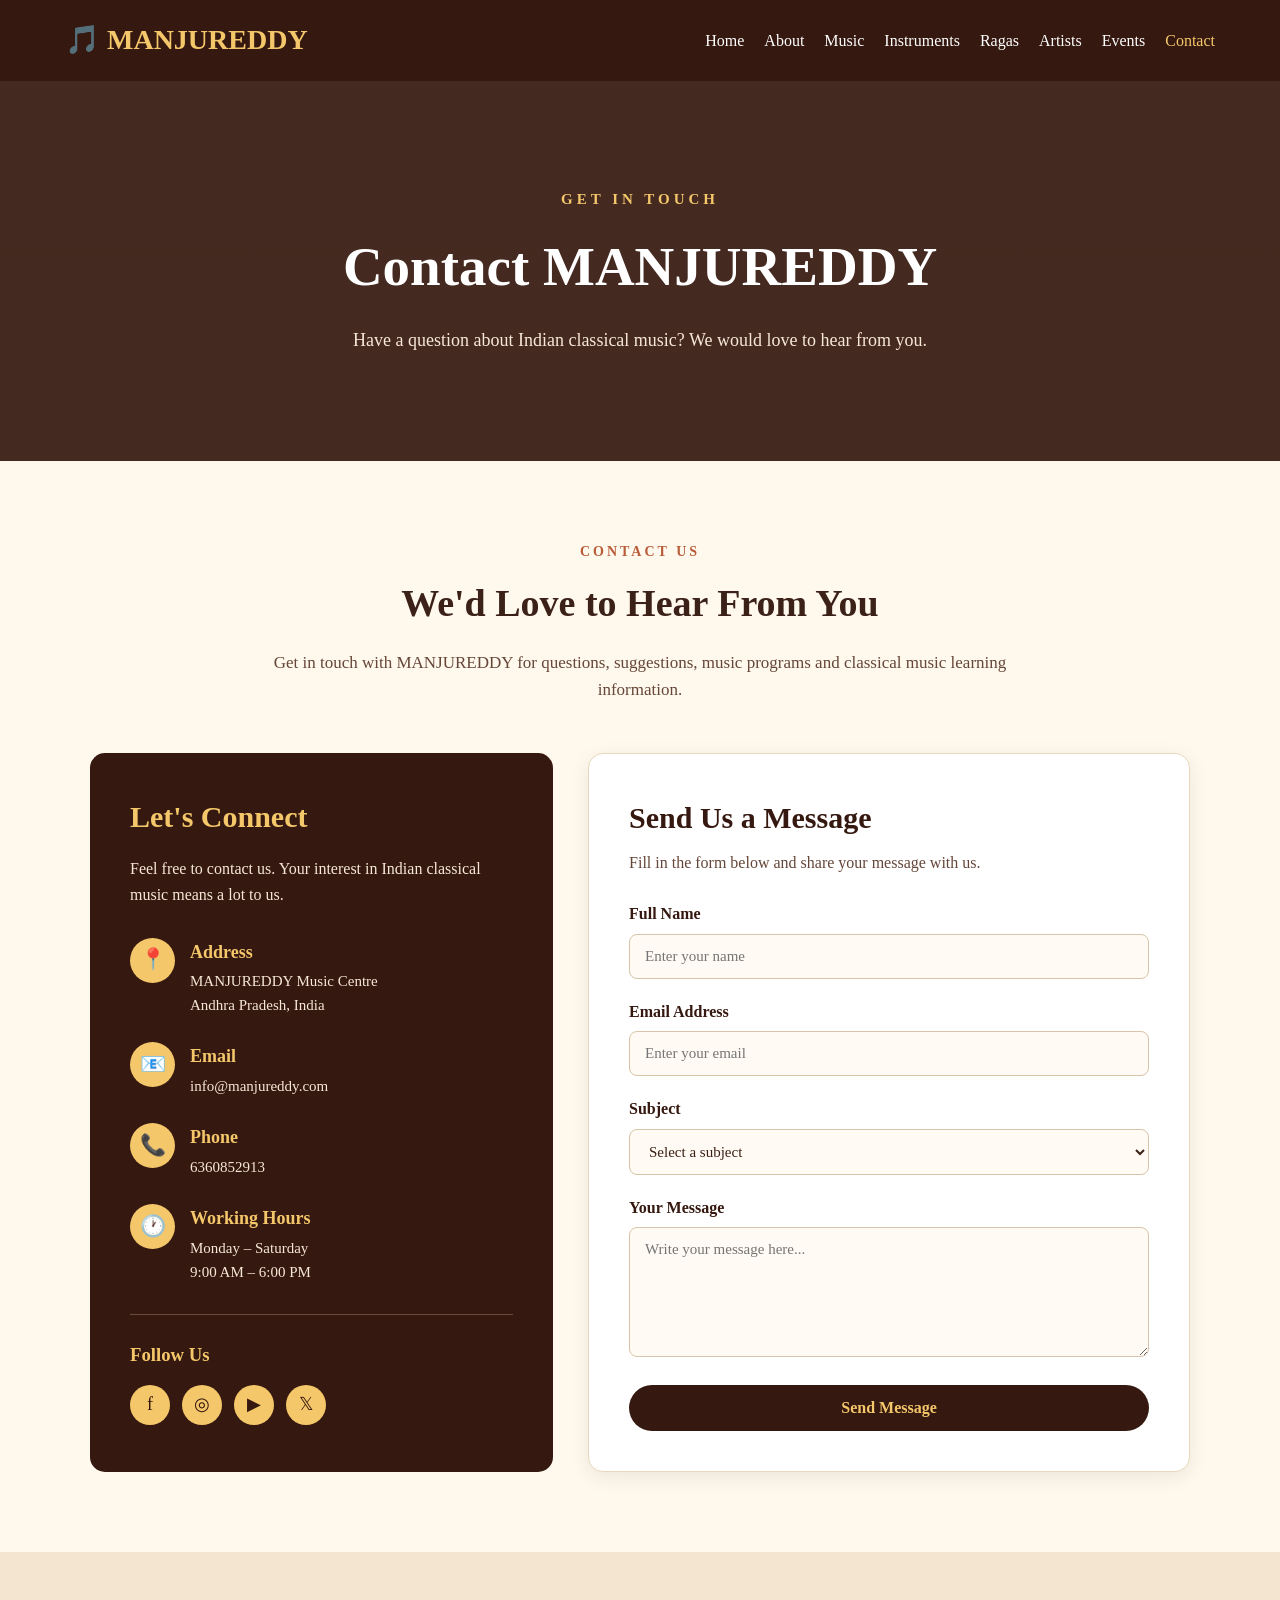
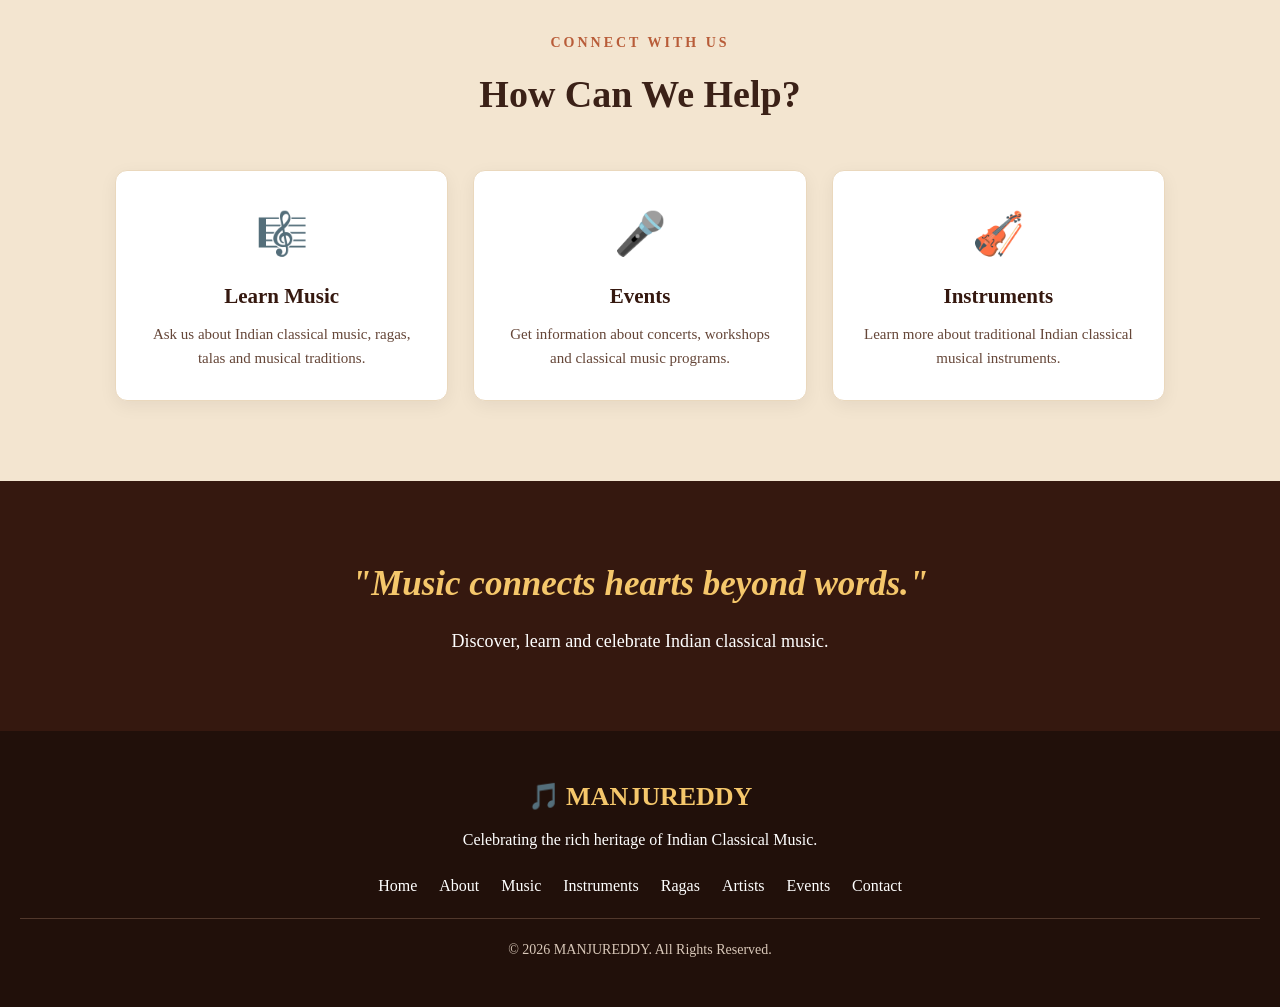
<file: contact.html>
<!DOCTYPE html>
<html lang="en">

<head>

    <meta charset="UTF-8">

    <meta name="viewport"
          content="width=device-width, initial-scale=1.0">

    <title>Contact | MANJUREDDY Indian Classical Music</title>

    <style>

        /* ================= RESET ================= */

        * {
            margin: 0;
            padding: 0;
            box-sizing: border-box;
        }

        html {
            scroll-behavior: smooth;
        }

        body {
            font-family: Georgia, "Times New Roman", serif;
            background: #fff8ed;
            color: #3b2117;
            line-height: 1.6;
        }


        /* ================= NAVBAR ================= */

        header {
            width: 100%;
            background: #35180f;
            position: sticky;
            top: 0;
            z-index: 1000;
        }

        .navbar {
            max-width: 1200px;
            margin: auto;
            padding: 18px 25px;

            display: flex;
            justify-content: space-between;
            align-items: center;
        }

        .logo {
            color: #f5c76b;
            font-size: 28px;
            font-weight: bold;
            white-space: nowrap;
        }

        .nav-links {
            list-style: none;
            display: flex;
            gap: 20px;
        }

        .nav-links a {
            color: white;
            text-decoration: none;
            font-size: 16px;
            transition: 0.3s;
        }

        .nav-links a:hover,
        .nav-links a.active {
            color: #f5c76b;
        }


        /* ================= HERO ================= */

        .page-hero {
            min-height: 380px;

            display: flex;
            justify-content: center;
            align-items: center;

            text-align: center;

            background:
                linear-gradient(
                    rgba(53, 24, 15, 0.92),
                    rgba(53, 24, 15, 0.92)
                );

            color: white;
        }

        .page-hero-content {
            max-width: 850px;
            padding: 30px;
        }

        .page-label {
            color: #f5c76b;
            letter-spacing: 4px;
            font-size: 15px;
            font-weight: bold;
            margin-bottom: 12px;
        }

        .page-hero h1 {
            font-size: 55px;
            margin-bottom: 15px;
        }

        .page-hero-text {
            color: #f7e8d6;
            font-size: 18px;
        }


        /* ================= COMMON SECTION ================= */

        .section {
            padding: 80px 25px;
        }

        .section-light {
            background: #fff8ed;
        }

        .section-dark {
            background: #f3e5d0;
        }

        .section-label {
            color: #b85c38;
            letter-spacing: 3px;
            font-size: 14px;
            font-weight: bold;
            text-align: center;
        }

        .section-title {
            text-align: center;
            font-size: 38px;
            margin: 10px 0 15px;
        }

        .section-description {
            max-width: 800px;
            margin: auto;
            text-align: center;
            color: #654638;
            font-size: 17px;
        }


        /* ================= CONTACT AREA ================= */

        .contact-container {
            max-width: 1100px;
            margin: 50px auto 0;

            display: grid;
            grid-template-columns: 1fr 1.3fr;

            gap: 35px;
        }


        /* ================= CONTACT INFORMATION ================= */

        .contact-info {
            background: #35180f;
            color: white;

            padding: 40px;

            border-radius: 15px;
        }

        .contact-info h2 {
            color: #f5c76b;
            font-size: 30px;
            margin-bottom: 15px;
        }

        .contact-info > p {
            color: #f7e8d6;
            margin-bottom: 30px;
        }

        .info-item {
            display: flex;
            align-items: flex-start;

            gap: 15px;

            margin-bottom: 25px;
        }

        .info-icon {
            width: 45px;
            height: 45px;

            background: #f5c76b;
            color: #35180f;

            border-radius: 50%;

            display: flex;
            justify-content: center;
            align-items: center;

            font-size: 21px;

            flex-shrink: 0;
        }

        .info-item h3 {
            color: #f5c76b;
            font-size: 18px;
            margin-bottom: 3px;
        }

        .info-item p {
            color: #f7e8d6;
            font-size: 15px;
        }


        /* ================= SOCIAL MEDIA ================= */

        .social-links {
            margin-top: 30px;
            padding-top: 25px;
            border-top: 1px solid #6b4a3a;
        }

        .social-links h3 {
            color: #f5c76b;
            margin-bottom: 15px;
        }

        .social-links a {
            display: inline-flex;

            width: 40px;
            height: 40px;

            margin-right: 8px;

            border-radius: 50%;

            background: #f5c76b;
            color: #35180f;

            text-decoration: none;

            justify-content: center;
            align-items: center;

            font-size: 18px;

            transition: 0.3s;
        }

        .social-links a:hover {
            background: white;
            transform: translateY(-3px);
        }


        /* ================= CONTACT FORM ================= */

        .contact-form {
            background: white;

            padding: 40px;

            border-radius: 15px;

            border: 1px solid #ead8bd;

            box-shadow:
                0 5px 20px rgba(0, 0, 0, 0.08);
        }

        .contact-form h2 {
            color: #35180f;
            font-size: 30px;
            margin-bottom: 8px;
        }

        .contact-form > p {
            color: #654638;
            margin-bottom: 25px;
        }

        .form-group {
            margin-bottom: 20px;
        }

        .form-group label {
            display: block;
            margin-bottom: 7px;
            font-weight: bold;
            color: #35180f;
        }

        .form-group input,
        .form-group textarea,
        .form-group select {
            width: 100%;

            padding: 13px 15px;

            border: 1px solid #d8c4a8;

            border-radius: 8px;

            background: #fffaf3;

            color: #3b2117;

            font-family: inherit;

            font-size: 15px;

            outline: none;

            transition: 0.3s;
        }

        .form-group input:focus,
        .form-group textarea:focus,
        .form-group select:focus {
            border-color: #b85c38;

            box-shadow:
                0 0 0 3px rgba(184, 92, 56, 0.12);
        }

        .form-group textarea {
            min-height: 130px;
            resize: vertical;
        }

        .submit-button {
            width: 100%;

            padding: 14px;

            border: none;

            border-radius: 25px;

            background: #35180f;
            color: #f5c76b;

            font-family: inherit;

            font-size: 16px;
            font-weight: bold;

            cursor: pointer;

            transition: 0.3s;
        }

        .submit-button:hover {
            background: #b85c38;
            color: white;
        }


        /* ================= SUCCESS MESSAGE ================= */

        #successMessage {
            display: none;

            margin-top: 20px;

            padding: 15px;

            background: #e7f5e7;

            border-left: 5px solid #3d8b40;

            color: #285c2b;

            border-radius: 5px;
        }


        /* ================= HELP SECTION ================= */

        .reason-container {
            max-width: 1050px;

            margin: 45px auto 0;

            display: grid;

            grid-template-columns: repeat(3, 1fr);

            gap: 25px;
        }

        .reason-card {
            background: white;

            padding: 30px 25px;

            text-align: center;

            border-radius: 12px;

            border: 1px solid #ead8bd;

            box-shadow:
                0 5px 18px rgba(0, 0, 0, 0.06);

            transition: 0.3s;
        }

        .reason-card:hover {
            transform: translateY(-6px);
        }

        .reason-card span {
            font-size: 42px;
        }

        .reason-card h3 {
            margin: 12px 0 8px;

            color: #35180f;

            font-size: 21px;
        }

        .reason-card p {
            color: #654638;

            font-size: 15px;
        }


        /* ================= QUOTE ================= */

        .quote {
            background: #35180f;

            color: white;

            padding: 75px 25px;

            text-align: center;
        }

        .quote h2 {
            color: #f5c76b;

            font-size: 35px;

            font-style: italic;
        }

        .quote p {
            margin-top: 15px;

            font-size: 18px;
        }


        /* ================= FOOTER ================= */

        footer {
            background: #21100a;

            color: white;

            padding: 45px 20px;

            text-align: center;
        }

        .footer-logo {
            color: #f5c76b;

            font-size: 26px;

            margin-bottom: 10px;
        }

        .footer-links {
            margin: 20px 0;
        }

        .footer-links a {
            color: white;

            text-decoration: none;

            margin: 0 9px;

            transition: 0.3s;
        }

        .footer-links a:hover {
            color: #f5c76b;
        }

        .copyright {
            margin-top: 20px;

            padding-top: 20px;

            border-top: 1px solid #51382c;

            color: #d8c7b8;

            font-size: 14px;
        }


        /* ================= RESPONSIVE ================= */

        @media (max-width: 900px) {

            .navbar {
                flex-direction: column;
                gap: 15px;
            }

            .nav-links {
                flex-wrap: wrap;
                justify-content: center;
            }

            .page-hero h1 {
                font-size: 45px;
            }

            .contact-container {
                grid-template-columns: 1fr;
            }

            .reason-container {
                grid-template-columns: repeat(2, 1fr);
            }

        }


        @media (max-width: 600px) {

            .page-hero {
                min-height: 330px;
            }

            .page-hero h1 {
                font-size: 35px;
            }

            .reason-container {
                grid-template-columns: 1fr;
            }

            .section-title {
                font-size: 30px;
            }

            .nav-links {
                gap: 12px;
            }

            .nav-links a {
                font-size: 14px;
            }

            .contact-info,
            .contact-form {
                padding: 25px;
            }

        }

    </style>

</head>


<body>


    <!-- ================= NAVIGATION ================= -->

    <header>

        <nav class="navbar">

            <div class="logo">
                🎵 MANJUREDDY
            </div>

            <ul class="nav-links">

                <li>
                    <a href="index.html">
                        Home
                    </a>
                </li>

                <li>
                    <a href="about.html">
                        About
                    </a>
                </li>

                <li>
                    <a href="music.html">
                        Music
                    </a>
                </li>

                <li>
                    <a href="instruments.html">
                        Instruments
                    </a>
                </li>

                <li>
                    <a href="ragas.html">
                        Ragas
                    </a>
                </li>

                <li>
                    <a href="artists.html">
                        Artists
                    </a>
                </li>

                <li>
                    <a href="events.html">
                        Events
                    </a>
                </li>

                <li>
                    <a href="contact.html" class="active">
                        Contact
                    </a>
                </li>

            </ul>

        </nav>

    </header>



    <!-- ================= HERO ================= -->

    <section class="page-hero">

        <div class="page-hero-content">

            <p class="page-label">
                GET IN TOUCH
            </p>

            <h1>
                Contact MANJUREDDY
            </h1>

            <p class="page-hero-text">

                Have a question about Indian classical music?
                We would love to hear from you.

            </p>

        </div>

    </section>



    <!-- ================= CONTACT SECTION ================= -->

    <section class="section section-light">

        <p class="section-label">
            CONTACT US
        </p>

        <h2 class="section-title">
            We'd Love to Hear From You
        </h2>

        <p class="section-description">

            Get in touch with MANJUREDDY for questions,
            suggestions, music programs and classical
            music learning information.

        </p>


        <div class="contact-container">


            <!-- ================= CONTACT INFORMATION ================= -->

            <div class="contact-info">

                <h2>
                    Let's Connect
                </h2>

                <p>
                    Feel free to contact us. Your interest
                    in Indian classical music means a lot to us.
                </p>


                <!-- ADDRESS -->

                <div class="info-item">

                    <div class="info-icon">
                        📍
                    </div>

                    <div>

                        <h3>
                            Address
                        </h3>

                        <p>
                            MANJUREDDY Music Centre<br>
                            Andhra Pradesh, India
                        </p>

                    </div>

                </div>


                <!-- EMAIL -->

                <div class="info-item">

                    <div class="info-icon">
                        📧
                    </div>

                    <div>

                        <h3>
                            Email
                        </h3>

                        <p>
                            info@manjureddy.com
                        </p>

                    </div>

                </div>


                <!-- PHONE -->

                <div class="info-item">

                    <div class="info-icon">
                        📞
                    </div>

                    <div>

                        <h3>
                            Phone
                        </h3>

                        <p>
                            6360852913
                        </p>

                    </div>

                </div>


                <!-- WORKING HOURS -->

                <div class="info-item">

                    <div class="info-icon">
                        🕐
                    </div>

                    <div>

                        <h3>
                            Working Hours
                        </h3>

                        <p>
                            Monday – Saturday<br>
                            9:00 AM – 6:00 PM
                        </p>

                    </div>

                </div>


                <!-- SOCIAL MEDIA -->

                <div class="social-links">

                    <h3>
                        Follow Us
                    </h3>

                    <a href="#" title="Facebook">
                        f
                    </a>

                    <a href="#" title="Instagram">
                        ◎
                    </a>

                    <a href="#" title="YouTube">
                        ▶
                    </a>

                    <a href="#" title="Twitter">
                        𝕏
                    </a>

                </div>

            </div>



            <!-- ================= CONTACT FORM ================= -->

            <div class="contact-form">

                <h2>
                    Send Us a Message
                </h2>

                <p>
                    Fill in the form below and share your message with us.
                </p>


                <form id="contactForm">


                    <!-- NAME -->

                    <div class="form-group">

                        <label for="name">
                            Full Name
                        </label>

                        <input
                            type="text"
                            id="name"
                            name="name"
                            placeholder="Enter your name"
                            required>

                    </div>


                    <!-- EMAIL -->

                    <div class="form-group">

                        <label for="email">
                            Email Address
                        </label>

                        <input
                            type="email"
                            id="email"
                            name="email"
                            placeholder="Enter your email"
                            required>

                    </div>


                    <!-- SUBJECT -->

                    <div class="form-group">

                        <label for="subject">
                            Subject
                        </label>

                        <select
                            id="subject"
                            name="subject"
                            required>

                            <option value="">
                                Select a subject
                            </option>

                            <option value="music">
                                Indian Classical Music
                            </option>

                            <option value="ragas">
                                Ragas
                            </option>

                            <option value="instruments">
                                Instruments
                            </option>

                            <option value="events">
                                Events
                            </option>

                            <option value="classes">
                                Music Classes
                            </option>

                            <option value="other">
                                Other
                            </option>

                        </select>

                    </div>


                    <!-- MESSAGE -->

                    <div class="form-group">

                        <label for="message">
                            Your Message
                        </label>

                        <textarea
                            id="message"
                            name="message"
                            placeholder="Write your message here..."
                            required></textarea>

                    </div>


                    <!-- SUBMIT -->

                    <button
                        type="submit"
                        class="submit-button">

                        Send Message

                    </button>


                    <!-- SUCCESS MESSAGE -->

                    <div id="successMessage">

                        ✓ Thank you! Your message has been
                        submitted successfully.

                    </div>


                </form>

            </div>

        </div>

    </section>



    <!-- ================= HELP SECTION ================= -->

    <section class="section section-dark">

        <p class="section-label">
            CONNECT WITH US
        </p>

        <h2 class="section-title">
            How Can We Help?
        </h2>


        <div class="reason-container">


            <!-- CARD 1 -->

            <div class="reason-card">

                <span>
                    🎼
                </span>

                <h3>
                    Learn Music
                </h3>

                <p>
                    Ask us about Indian classical music,
                    ragas, talas and musical traditions.
                </p>

            </div>


            <!-- CARD 2 -->

            <div class="reason-card">

                <span>
                    🎤
                </span>

                <h3>
                    Events
                </h3>

                <p>
                    Get information about concerts,
                    workshops and classical music programs.
                </p>

            </div>


            <!-- CARD 3 -->

            <div class="reason-card">

                <span>
                    🎻
                </span>

                <h3>
                    Instruments
                </h3>

                <p>
                    Learn more about traditional Indian
                    classical musical instruments.
                </p>

            </div>

        </div>

    </section>



    <!-- ================= QUOTE ================= -->

    <section class="quote">

        <h2>
            "Music connects hearts beyond words."
        </h2>

        <p>
            Discover, learn and celebrate Indian classical music.
        </p>

    </section>



    <!-- ================= FOOTER ================= -->

    <footer>

        <h2 class="footer-logo">
            🎵 MANJUREDDY
        </h2>

        <p>
            Celebrating the rich heritage of Indian Classical Music.
        </p>


        <div class="footer-links">

            <a href="index.html">Home</a>

            <a href="about.html">About</a>

            <a href="music.html">Music</a>

            <a href="instruments.html">Instruments</a>

            <a href="ragas.html">Ragas</a>

            <a href="artists.html">Artists</a>

            <a href="events.html">Events</a>

            <a href="contact.html">Contact</a>

        </div>


        <p class="copyright">
            © 2026 MANJUREDDY. All Rights Reserved.
        </p>

    </footer>



    <!-- ================= JAVASCRIPT ================= -->

    <script>

        document
            .getElementById("contactForm")
            .addEventListener("submit", function(event) {

                event.preventDefault();

                document
                    .getElementById("successMessage")
                    .style.display = "block";

                this.reset();

            });

    </script>


</body>

</html>
</file>
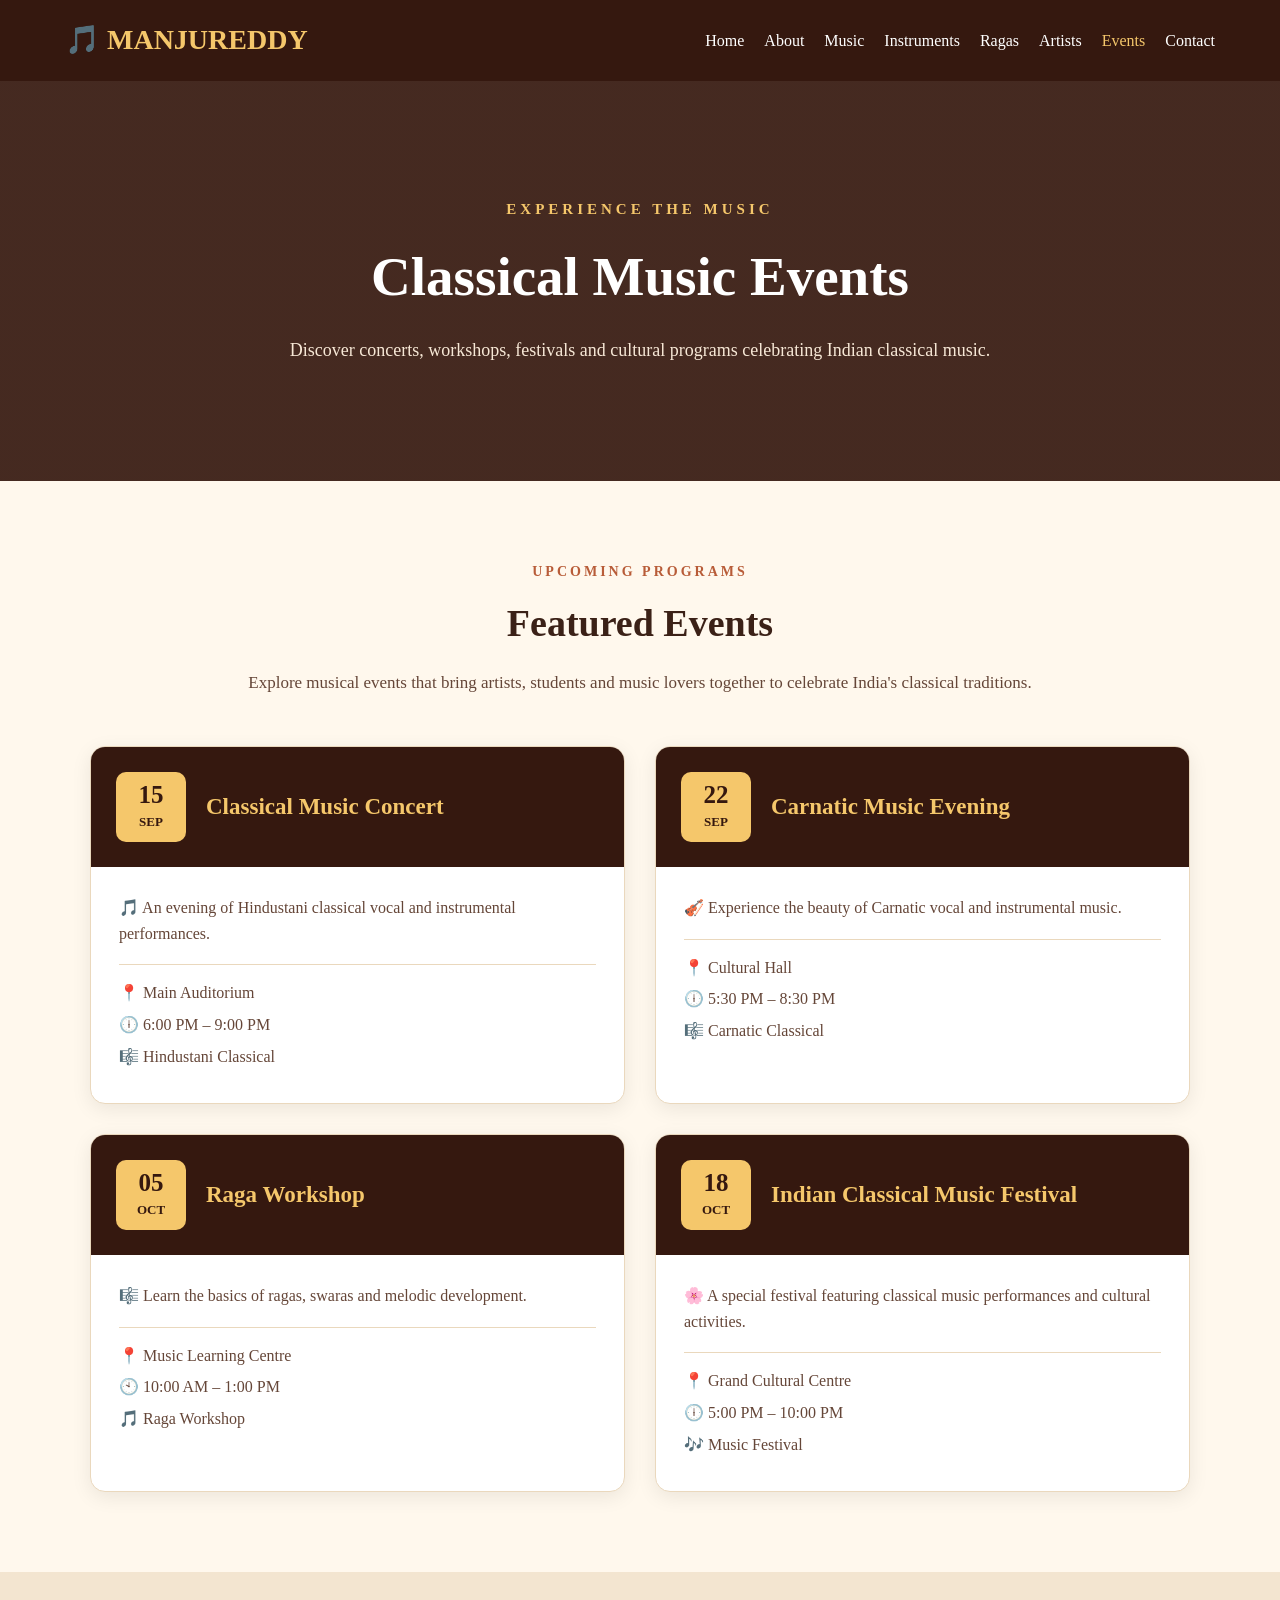
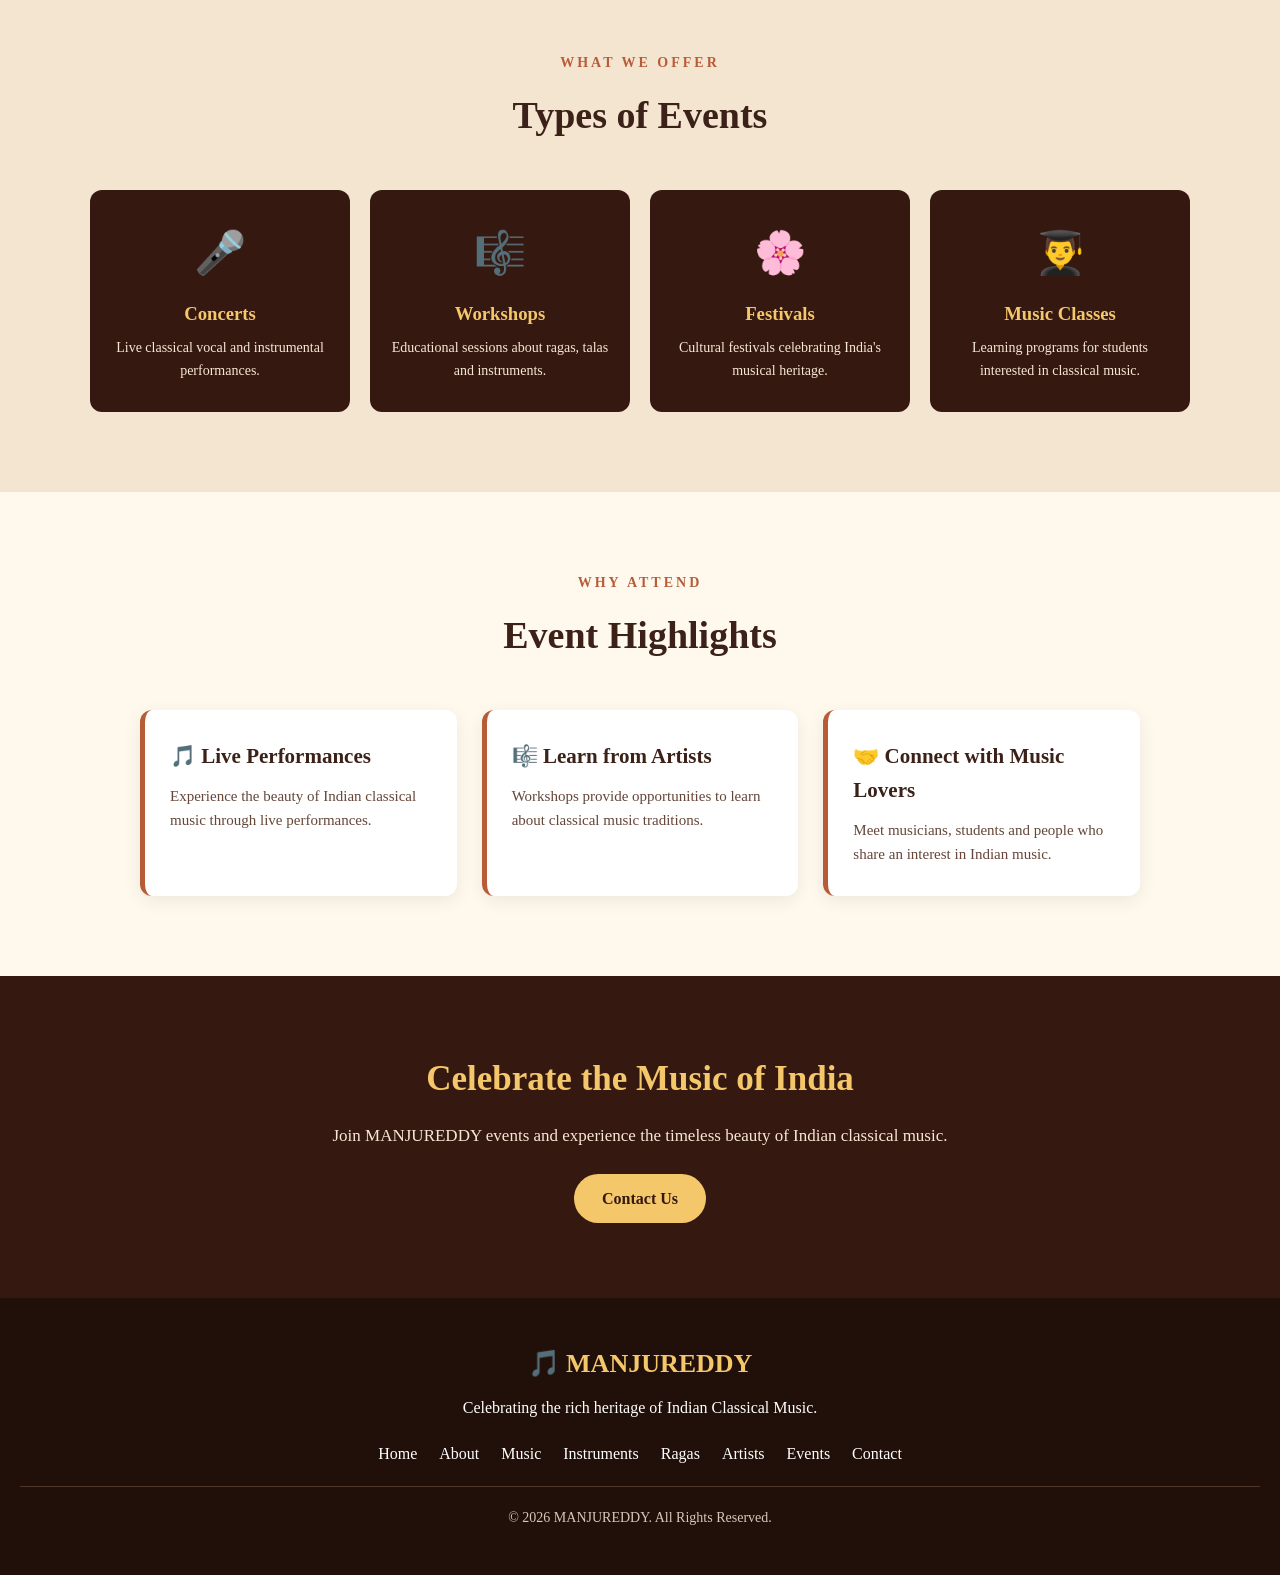
<file: events.html>
<!DOCTYPE html>
<html lang="en">

<head>

    <meta charset="UTF-8">

    <meta name="viewport"
          content="width=device-width, initial-scale=1.0">

    <title>Events | MANJUREDDY Indian Classical Music</title>

    <style>

        /* ================= RESET ================= */

        * {
            margin: 0;
            padding: 0;
            box-sizing: border-box;
        }

        html {
            scroll-behavior: smooth;
        }

        body {
            font-family: Georgia, "Times New Roman", serif;
            background: #fff8ed;
            color: #3b2117;
            line-height: 1.6;
        }


        /* ================= NAVBAR ================= */

        header {
            width: 100%;
            background: #35180f;
            position: sticky;
            top: 0;
            z-index: 1000;
        }

        .navbar {
            max-width: 1200px;
            margin: auto;
            padding: 18px 25px;

            display: flex;
            justify-content: space-between;
            align-items: center;
        }

        .logo {
            color: #f5c76b;
            font-size: 28px;
            font-weight: bold;
            white-space: nowrap;
        }

        .nav-links {
            list-style: none;
            display: flex;
            gap: 20px;
        }

        .nav-links a {
            color: white;
            text-decoration: none;
            font-size: 16px;
            transition: 0.3s;
        }

        .nav-links a:hover,
        .nav-links a.active {
            color: #f5c76b;
        }


        /* ================= HERO ================= */

        .page-hero {
            min-height: 400px;

            display: flex;
            justify-content: center;
            align-items: center;

            text-align: center;

            background:
                linear-gradient(
                    rgba(53, 24, 15, 0.92),
                    rgba(53, 24, 15, 0.92)
                );

            color: white;
        }

        .page-hero-content {
            max-width: 850px;
            padding: 30px;
        }

        .page-label {
            color: #f5c76b;
            letter-spacing: 4px;
            font-size: 15px;
            font-weight: bold;
            margin-bottom: 12px;
        }

        .page-hero h1 {
            font-size: 55px;
            margin-bottom: 15px;
        }

        .page-hero-text {
            color: #f7e8d6;
            font-size: 18px;
        }


        /* ================= SECTION ================= */

        .section {
            padding: 80px 25px;
        }

        .section-light {
            background: #fff8ed;
        }

        .section-dark {
            background: #f3e5d0;
        }

        .section-label {
            color: #b85c38;
            letter-spacing: 3px;
            font-size: 14px;
            font-weight: bold;
            text-align: center;
        }

        .section-title {
            text-align: center;
            font-size: 38px;
            margin: 10px 0 15px;
        }

        .section-description {
            max-width: 800px;
            margin: auto;
            text-align: center;
            color: #654638;
            font-size: 17px;
        }


        /* ================= EVENTS ================= */

        .events-container {
            max-width: 1100px;
            margin: 50px auto 0;

            display: grid;
            grid-template-columns: repeat(2, 1fr);

            gap: 30px;
        }

        .event-card {
            background: white;

            border-radius: 15px;

            overflow: hidden;

            border: 1px solid #ead8bd;

            box-shadow:
                0 5px 20px rgba(0, 0, 0, 0.08);

            transition: 0.3s;
        }

        .event-card:hover {
            transform: translateY(-8px);

            box-shadow:
                0 12px 28px rgba(0, 0, 0, 0.13);
        }

        .event-top {
            background: #35180f;
            color: white;

            padding: 25px;

            display: flex;
            align-items: center;
            gap: 20px;
        }

        .event-date {
            background: #f5c76b;
            color: #35180f;

            width: 70px;
            height: 70px;

            border-radius: 10px;

            display: flex;
            flex-direction: column;
            justify-content: center;
            align-items: center;

            flex-shrink: 0;

            font-weight: bold;
        }

        .event-date .day {
            font-size: 25px;
            line-height: 1;
        }

        .event-date .month {
            font-size: 13px;
            margin-top: 5px;
        }

        .event-top h3 {
            color: #f5c76b;
            font-size: 23px;
        }

        .event-content {
            padding: 28px;
        }

        .event-content p {
            color: #654638;
            margin-bottom: 10px;
        }

        .event-info {
            margin-top: 18px;
            padding-top: 15px;

            border-top: 1px solid #ead8bd;

            color: #654638;
        }

        .event-info p {
            margin-bottom: 6px;
        }


        /* ================= EVENT TYPES ================= */

        .type-container {
            max-width: 1100px;
            margin: 45px auto 0;

            display: grid;
            grid-template-columns: repeat(4, 1fr);

            gap: 20px;
        }

        .type-card {
            background: #35180f;
            color: white;

            padding: 30px 20px;

            border-radius: 12px;

            text-align: center;

            transition: 0.3s;
        }

        .type-card:hover {
            transform: translateY(-6px);
        }

        .type-icon {
            font-size: 42px;
        }

        .type-card h3 {
            color: #f5c76b;
            margin: 12px 0 8px;
        }

        .type-card p {
            color: #f7e8d6;
            font-size: 14px;
        }


        /* ================= HIGHLIGHTS ================= */

        .highlight-container {
            max-width: 1000px;
            margin: 45px auto 0;

            display: grid;
            grid-template-columns: repeat(3, 1fr);

            gap: 25px;
        }

        .highlight-box {
            background: white;

            padding: 30px 25px;

            border-radius: 12px;

            border-left: 5px solid #b85c38;

            box-shadow:
                0 5px 18px rgba(0, 0, 0, 0.07);
        }

        .highlight-box h3 {
            font-size: 21px;
            margin-bottom: 10px;
        }

        .highlight-box p {
            color: #654638;
            font-size: 15px;
        }


        /* ================= CTA ================= */

        .cta {
            background: #35180f;
            color: white;

            text-align: center;

            padding: 75px 25px;
        }

        .cta h2 {
            color: #f5c76b;
            font-size: 35px;
            margin-bottom: 15px;
        }

        .cta p {
            color: #f7e8d6;
            font-size: 17px;
            margin-bottom: 25px;
        }

        .cta-button {
            display: inline-block;

            padding: 12px 28px;

            background: #f5c76b;
            color: #35180f;

            text-decoration: none;

            border-radius: 25px;

            font-weight: bold;

            transition: 0.3s;
        }

        .cta-button:hover {
            background: white;
        }


        /* ================= FOOTER ================= */

        footer {
            background: #21100a;
            color: white;

            padding: 45px 20px;

            text-align: center;
        }

        .footer-logo {
            color: #f5c76b;
            font-size: 26px;
            margin-bottom: 10px;
        }

        .footer-links {
            margin: 20px 0;
        }

        .footer-links a {
            color: white;
            text-decoration: none;
            margin: 0 9px;
            transition: 0.3s;
        }

        .footer-links a:hover {
            color: #f5c76b;
        }

        .copyright {
            margin-top: 20px;
            padding-top: 20px;

            border-top: 1px solid #51382c;

            color: #d8c7b8;
            font-size: 14px;
        }


        /* ================= RESPONSIVE ================= */

        @media (max-width: 900px) {

            .navbar {
                flex-direction: column;
                gap: 15px;
            }

            .nav-links {
                flex-wrap: wrap;
                justify-content: center;
            }

            .page-hero h1 {
                font-size: 45px;
            }

            .events-container {
                grid-template-columns: 1fr;
            }

            .type-container {
                grid-template-columns: repeat(2, 1fr);
            }

            .highlight-container {
                grid-template-columns: repeat(2, 1fr);
            }

        }


        @media (max-width: 600px) {

            .page-hero {
                min-height: 330px;
            }

            .page-hero h1 {
                font-size: 35px;
            }

            .type-container,
            .highlight-container {
                grid-template-columns: 1fr;
            }

            .section-title {
                font-size: 30px;
            }

            .nav-links {
                gap: 12px;
            }

            .nav-links a {
                font-size: 14px;
            }

        }

    </style>

</head>


<body>


    <!-- ================= NAVIGATION ================= -->

    <header>

        <nav class="navbar">

            <div class="logo">
                🎵 MANJUREDDY
            </div>

            <ul class="nav-links">

                <li>
                    <a href="index.html">
                        Home
                    </a>
                </li>

                <li>
                    <a href="about.html">
                        About
                    </a>
                </li>

                <li>
                    <a href="music.html">
                        Music
                    </a>
                </li>

                <li>
                    <a href="instruments.html">
                        Instruments
                    </a>
                </li>

                <li>
                    <a href="ragas.html">
                        Ragas
                    </a>
                </li>

                <li>
                    <a href="artists.html">
                        Artists
                    </a>
                </li>

                <li>
                    <a href="events.html" class="active">
                        Events
                    </a>
                </li>

                <li>
                    <a href="contact.html">
                        Contact
                    </a>
                </li>

            </ul>

        </nav>

    </header>



    <!-- ================= HERO ================= -->

    <section class="page-hero">

        <div class="page-hero-content">

            <p class="page-label">
                EXPERIENCE THE MUSIC
            </p>

            <h1>
                Classical Music Events
            </h1>

            <p class="page-hero-text">

                Discover concerts, workshops, festivals and
                cultural programs celebrating Indian classical music.

            </p>

        </div>

    </section>



    <!-- ================= UPCOMING EVENTS ================= -->

    <section class="section section-light">

        <p class="section-label">
            UPCOMING PROGRAMS
        </p>

        <h2 class="section-title">
            Featured Events
        </h2>

        <p class="section-description">

            Explore musical events that bring artists,
            students and music lovers together to celebrate
            India's classical traditions.

        </p>


        <div class="events-container">


            <!-- EVENT 1 -->

            <div class="event-card">

                <div class="event-top">

                    <div class="event-date">

                        <span class="day">
                            15
                        </span>

                        <span class="month">
                            SEP
                        </span>

                    </div>

                    <h3>
                        Classical Music Concert
                    </h3>

                </div>

                <div class="event-content">

                    <p>
                        🎵 An evening of Hindustani classical
                        vocal and instrumental performances.
                    </p>

                    <div class="event-info">

                        <p>
                            📍 Main Auditorium
                        </p>

                        <p>
                            🕕 6:00 PM – 9:00 PM
                        </p>

                        <p>
                            🎼 Hindustani Classical
                        </p>

                    </div>

                </div>

            </div>



            <!-- EVENT 2 -->

            <div class="event-card">

                <div class="event-top">

                    <div class="event-date">

                        <span class="day">
                            22
                        </span>

                        <span class="month">
                            SEP
                        </span>

                    </div>

                    <h3>
                        Carnatic Music Evening
                    </h3>

                </div>

                <div class="event-content">

                    <p>
                        🎻 Experience the beauty of Carnatic
                        vocal and instrumental music.
                    </p>

                    <div class="event-info">

                        <p>
                            📍 Cultural Hall
                        </p>

                        <p>
                            🕕 5:30 PM – 8:30 PM
                        </p>

                        <p>
                            🎼 Carnatic Classical
                        </p>

                    </div>

                </div>

            </div>



            <!-- EVENT 3 -->

            <div class="event-card">

                <div class="event-top">

                    <div class="event-date">

                        <span class="day">
                            05
                        </span>

                        <span class="month">
                            OCT
                        </span>

                    </div>

                    <h3>
                        Raga Workshop
                    </h3>

                </div>

                <div class="event-content">

                    <p>
                        🎼 Learn the basics of ragas,
                        swaras and melodic development.
                    </p>

                    <div class="event-info">

                        <p>
                            📍 Music Learning Centre
                        </p>

                        <p>
                            🕙 10:00 AM – 1:00 PM
                        </p>

                        <p>
                            🎵 Raga Workshop
                        </p>

                    </div>

                </div>

            </div>



            <!-- EVENT 4 -->

            <div class="event-card">

                <div class="event-top">

                    <div class="event-date">

                        <span class="day">
                            18
                        </span>

                        <span class="month">
                            OCT
                        </span>

                    </div>

                    <h3>
                        Indian Classical Music Festival
                    </h3>

                </div>

                <div class="event-content">

                    <p>
                        🌸 A special festival featuring
                        classical music performances and
                        cultural activities.
                    </p>

                    <div class="event-info">

                        <p>
                            📍 Grand Cultural Centre
                        </p>

                        <p>
                            🕕 5:00 PM – 10:00 PM
                        </p>

                        <p>
                            🎶 Music Festival
                        </p>

                    </div>

                </div>

            </div>

        </div>

    </section>



    <!-- ================= EVENT TYPES ================= -->

    <section class="section section-dark">

        <p class="section-label">
            WHAT WE OFFER
        </p>

        <h2 class="section-title">
            Types of Events
        </h2>


        <div class="type-container">


            <div class="type-card">

                <div class="type-icon">
                    🎤
                </div>

                <h3>
                    Concerts
                </h3>

                <p>
                    Live classical vocal and instrumental
                    performances.
                </p>

            </div>



            <div class="type-card">

                <div class="type-icon">
                    🎼
                </div>

                <h3>
                    Workshops
                </h3>

                <p>
                    Educational sessions about ragas,
                    talas and instruments.
                </p>

            </div>



            <div class="type-card">

                <div class="type-icon">
                    🌸
                </div>

                <h3>
                    Festivals
                </h3>

                <p>
                    Cultural festivals celebrating
                    India's musical heritage.
                </p>

            </div>



            <div class="type-card">

                <div class="type-icon">
                    👨‍🎓
                </div>

                <h3>
                    Music Classes
                </h3>

                <p>
                    Learning programs for students
                    interested in classical music.
                </p>

            </div>

        </div>

    </section>



    <!-- ================= EVENT HIGHLIGHTS ================= -->

    <section class="section section-light">

        <p class="section-label">
            WHY ATTEND
        </p>

        <h2 class="section-title">
            Event Highlights
        </h2>


        <div class="highlight-container">


            <div class="highlight-box">

                <h3>
                    🎵 Live Performances
                </h3>

                <p>
                    Experience the beauty of Indian classical
                    music through live performances.
                </p>

            </div>



            <div class="highlight-box">

                <h3>
                    🎼 Learn from Artists
                </h3>

                <p>
                    Workshops provide opportunities to learn
                    about classical music traditions.
                </p>

            </div>



            <div class="highlight-box">

                <h3>
                    🤝 Connect with Music Lovers
                </h3>

                <p>
                    Meet musicians, students and people who
                    share an interest in Indian music.
                </p>

            </div>

        </div>

    </section>



    <!-- ================= CTA ================= -->

    <section class="cta">

        <h2>
            Celebrate the Music of India
        </h2>

        <p>
            Join MANJUREDDY events and experience
            the timeless beauty of Indian classical music.
        </p>

        <a href="contact.html" class="cta-button">
            Contact Us
        </a>

    </section>



    <!-- ================= FOOTER ================= -->

    <footer>

        <h2 class="footer-logo">
            🎵 MANJUREDDY
        </h2>

        <p>
            Celebrating the rich heritage of Indian Classical Music.
        </p>


        <div class="footer-links">

            <a href="index.html">
                Home
            </a>

            <a href="about.html">
                About
            </a>

            <a href="music.html">
                Music
            </a>

            <a href="instruments.html">
                Instruments
            </a>

            <a href="ragas.html">
                Ragas
            </a>

            <a href="artists.html">
                Artists
            </a>

            <a href="events.html">
                Events
            </a>

            <a href="contact.html">
                Contact
            </a>

        </div>


        <p class="copyright">
            © 2026 MANJUREDDY. All Rights Reserved.
        </p>

    </footer>


</body>

</html>
</file>
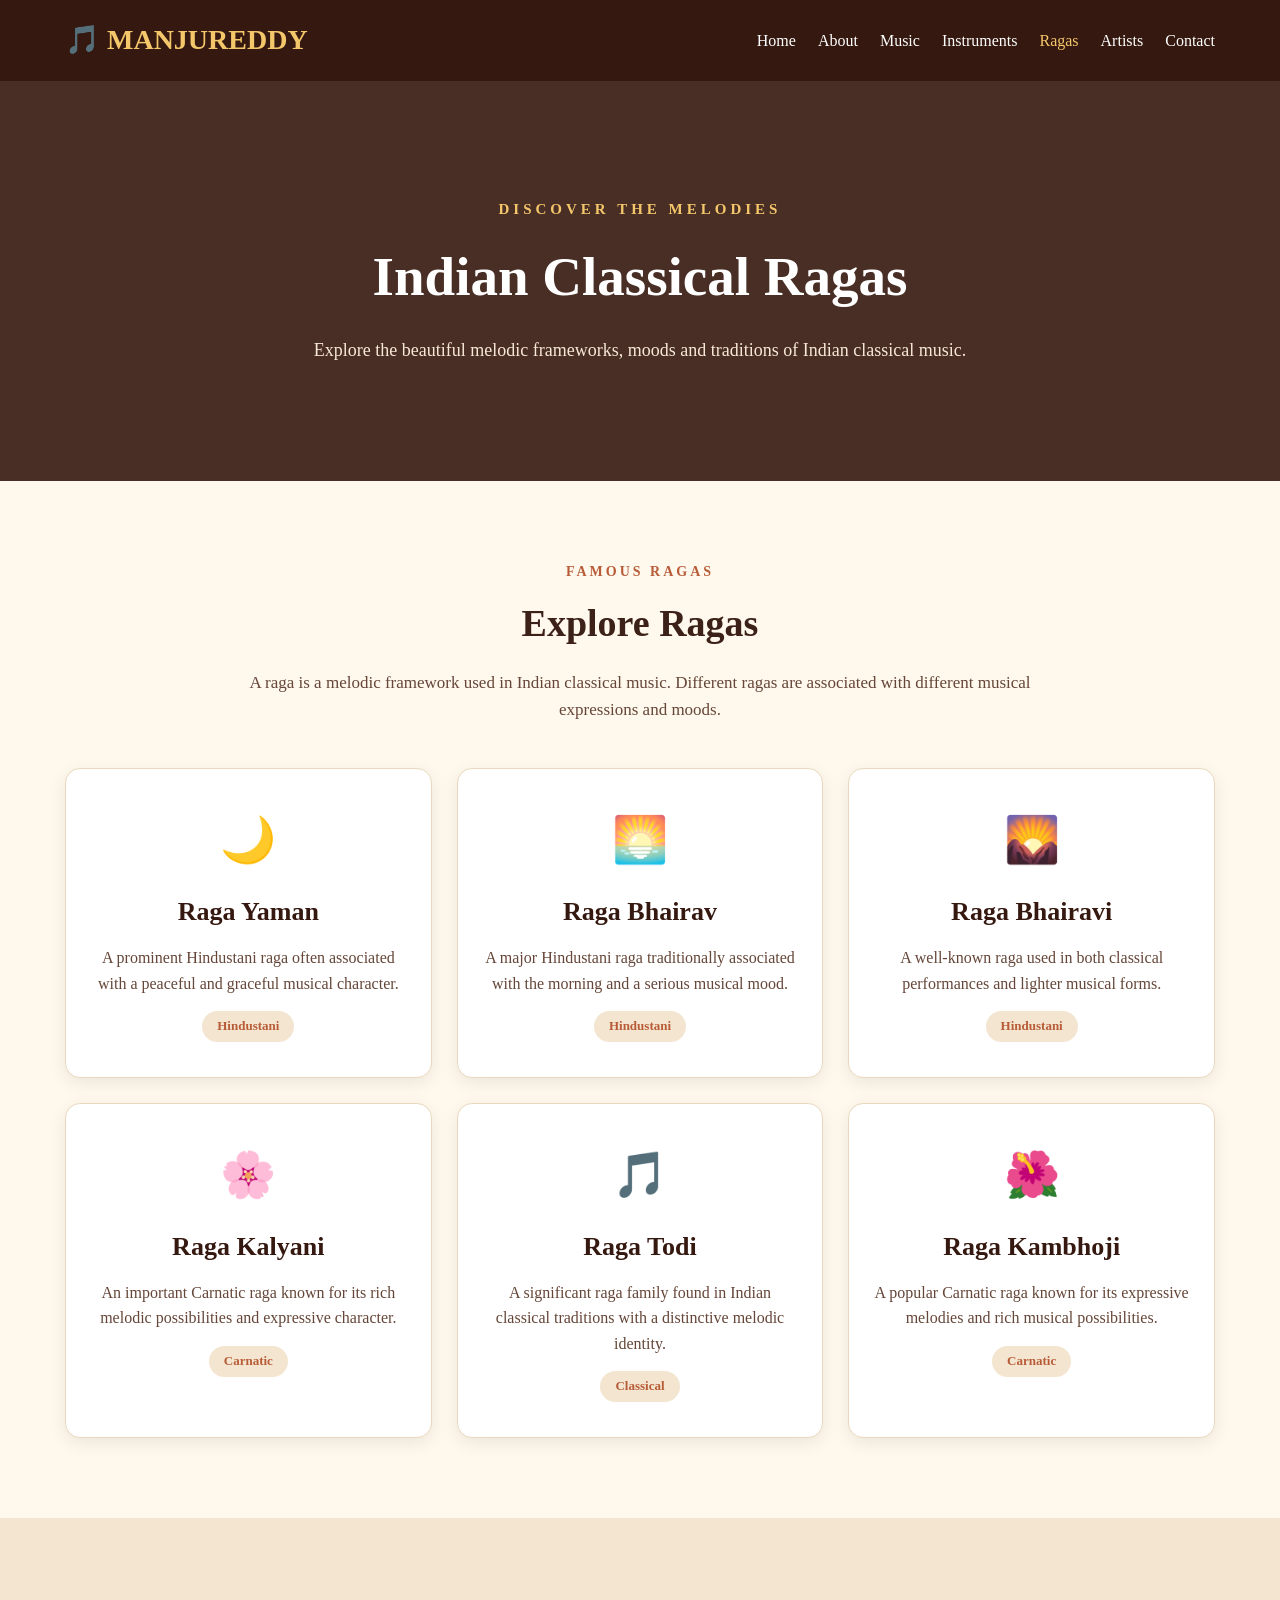
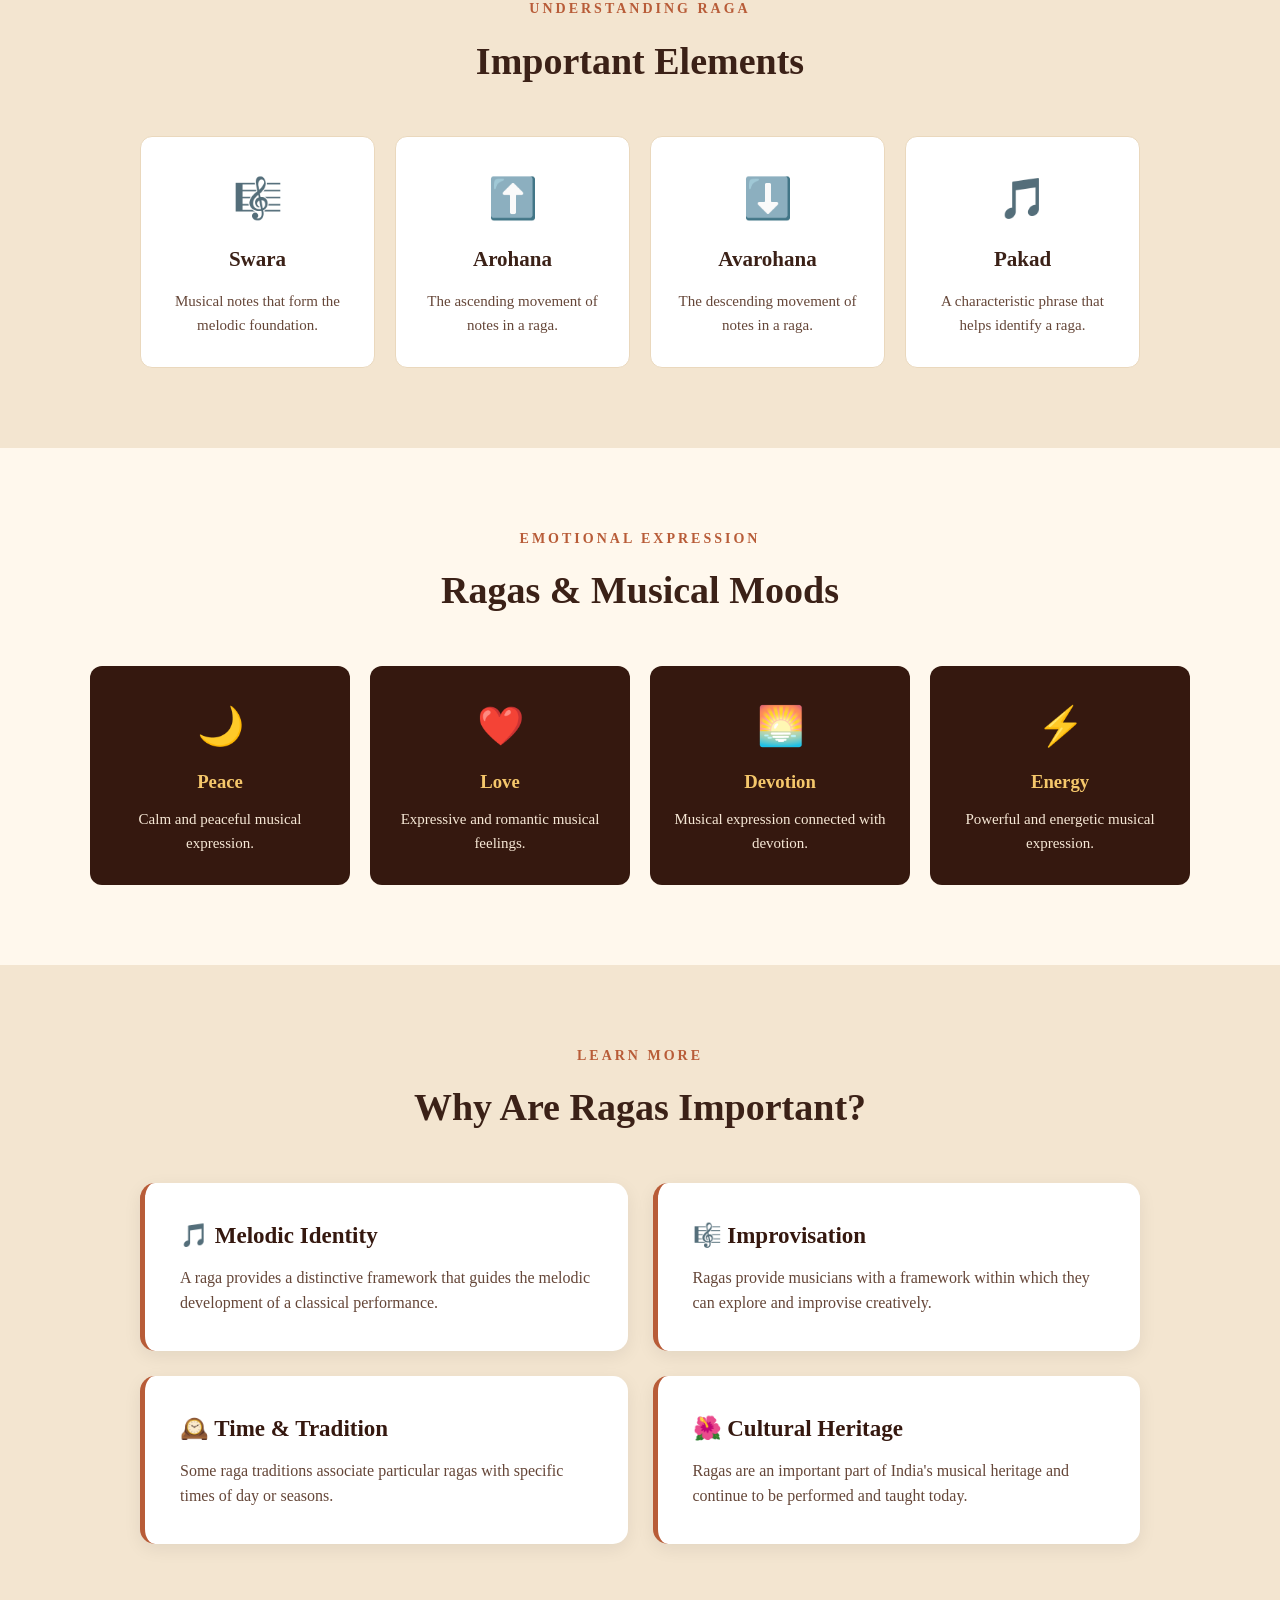
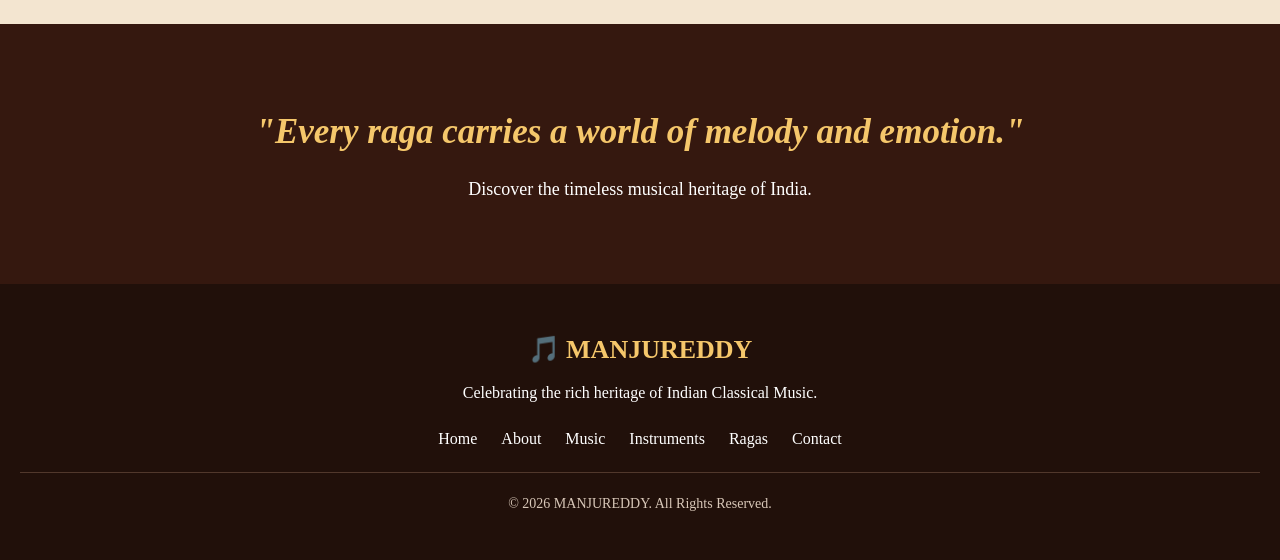
<file: ragas.html>
<!DOCTYPE html>
<html lang="en">

<head>

    <meta charset="UTF-8">

    <meta name="viewport"
          content="width=device-width, initial-scale=1.0">

    <title>Ragas | MANJUREDDY Indian Classical Music</title>

    <style>

        /* ================= RESET ================= */

        * {
            margin: 0;
            padding: 0;
            box-sizing: border-box;
        }

        html {
            scroll-behavior: smooth;
        }

        body {
            font-family: Georgia, "Times New Roman", serif;
            background: #fff8ed;
            color: #3b2117;
            line-height: 1.6;
        }


        /* ================= NAVBAR ================= */

        header {
            width: 100%;
            background: #35180f;
            position: sticky;
            top: 0;
            z-index: 1000;
        }

        .navbar {
            max-width: 1200px;
            margin: auto;
            padding: 18px 25px;

            display: flex;
            justify-content: space-between;
            align-items: center;
        }

        .logo {
            color: #f5c76b;
            font-size: 28px;
            font-weight: bold;
            white-space: nowrap;
        }

        .nav-links {
            list-style: none;

            display: flex;
            gap: 22px;
        }

        .nav-links a {
            color: white;
            text-decoration: none;
            font-size: 16px;
            transition: 0.3s;
        }

        .nav-links a:hover,
        .nav-links a.active {
            color: #f5c76b;
        }


        /* ================= HERO ================= */

        .page-hero {
            min-height: 400px;

            display: flex;
            justify-content: center;
            align-items: center;

            text-align: center;

            background:
                linear-gradient(
                    rgba(53, 24, 15, 0.90),
                    rgba(53, 24, 15, 0.90)
                );

            color: white;
        }

        .page-hero-content {
            max-width: 850px;
            padding: 30px;
        }

        .page-label {
            color: #f5c76b;
            letter-spacing: 4px;
            font-size: 15px;
            font-weight: bold;
            margin-bottom: 12px;
        }

        .page-hero h1 {
            font-size: 55px;
            margin-bottom: 15px;
        }

        .page-hero-text {
            color: #f7e8d6;
            font-size: 18px;
        }


        /* ================= COMMON SECTION ================= */

        .section {
            padding: 80px 25px;
        }

        .section-light {
            background: #fff8ed;
        }

        .section-dark {
            background: #f3e5d0;
        }

        .section-label {
            color: #b85c38;
            letter-spacing: 3px;
            font-size: 14px;
            font-weight: bold;
            text-align: center;
        }

        .section-title {
            text-align: center;
            font-size: 38px;
            margin: 10px 0 15px;
        }

        .section-description {
            max-width: 800px;
            margin: auto;
            text-align: center;
            color: #654638;
            font-size: 17px;
        }


        /* ================= RAGA CARDS ================= */

        .raga-container {
            max-width: 1150px;
            margin: 45px auto 0;

            display: grid;
            grid-template-columns: repeat(3, 1fr);

            gap: 25px;
        }

        .raga-card {
            background: white;

            padding: 35px 25px;

            border-radius: 15px;

            border: 1px solid #ead8bd;

            box-shadow:
                0 5px 18px rgba(0, 0, 0, 0.08);

            transition: 0.3s;
        }

        .raga-card:hover {
            transform: translateY(-8px);

            box-shadow:
                0 12px 25px rgba(0, 0, 0, 0.12);
        }

        .raga-icon {
            font-size: 45px;
            text-align: center;
            margin-bottom: 15px;
        }

        .raga-card h3 {
            text-align: center;
            font-size: 26px;
            color: #35180f;
            margin-bottom: 12px;
        }

        .raga-card p {
            color: #654638;
            text-align: center;
        }

        .raga-tag {
            display: block;
            width: fit-content;

            margin: 15px auto 0;

            padding: 5px 15px;

            background: #f3e5d0;
            color: #b85c38;

            border-radius: 20px;

            font-size: 13px;
            font-weight: bold;
        }


        /* ================= RAGA ELEMENTS ================= */

        .elements-container {
            max-width: 1000px;
            margin: 45px auto 0;

            display: grid;
            grid-template-columns: repeat(4, 1fr);

            gap: 20px;
        }

        .element-box {
            background: white;

            padding: 30px 20px;

            border-radius: 12px;

            text-align: center;

            border: 1px solid #ead8bd;
        }

        .element-box span {
            font-size: 40px;
        }

        .element-box h3 {
            font-size: 21px;
            margin: 12px 0;
        }

        .element-box p {
            color: #654638;
            font-size: 15px;
        }


        /* ================= MOODS ================= */

        .mood-container {
            max-width: 1100px;
            margin: 45px auto 0;

            display: grid;
            grid-template-columns: repeat(4, 1fr);

            gap: 20px;
        }

        .mood-box {
            background: #35180f;
            color: white;

            padding: 30px 20px;

            border-radius: 12px;

            text-align: center;
        }

        .mood-box span {
            font-size: 38px;
        }

        .mood-box h3 {
            color: #f5c76b;
            margin: 10px 0;
        }

        .mood-box p {
            color: #f7e8d6;
            font-size: 15px;
        }


        /* ================= INFORMATION ================= */

        .info-container {
            max-width: 1000px;
            margin: 45px auto 0;

            display: grid;
            grid-template-columns: repeat(2, 1fr);

            gap: 25px;
        }

        .info-box {
            background: white;

            padding: 35px;

            border-radius: 15px;

            border-left: 5px solid #b85c38;

            box-shadow:
                0 5px 18px rgba(0, 0, 0, 0.07);
        }

        .info-box h3 {
            color: #35180f;
            font-size: 23px;
            margin-bottom: 10px;
        }

        .info-box p {
            color: #654638;
        }


        /* ================= QUOTE ================= */

        .quote {
            background: #35180f;
            color: white;

            padding: 80px 25px;

            text-align: center;
        }

        .quote h2 {
            color: #f5c76b;
            font-size: 35px;
            font-style: italic;
        }

        .quote p {
            margin-top: 15px;
            font-size: 18px;
        }


        /* ================= FOOTER ================= */

        footer {
            background: #21100a;
            color: white;

            padding: 45px 20px;

            text-align: center;
        }

        .footer-logo {
            color: #f5c76b;
            font-size: 26px;
            margin-bottom: 10px;
        }

        .footer-links {
            margin: 20px 0;
        }

        .footer-links a {
            color: white;
            text-decoration: none;
            margin: 0 10px;
            transition: 0.3s;
        }

        .footer-links a:hover {
            color: #f5c76b;
        }

        .copyright {
            margin-top: 20px;
            padding-top: 20px;

            border-top: 1px solid #51382c;

            color: #d8c7b8;
            font-size: 14px;
        }


        /* ================= RESPONSIVE ================= */

        @media (max-width: 900px) {

            .navbar {
                flex-direction: column;
                gap: 15px;
            }

            .nav-links {
                flex-wrap: wrap;
                justify-content: center;
            }

            .page-hero h1 {
                font-size: 45px;
            }

            .raga-container {
                grid-template-columns: repeat(2, 1fr);
            }

            .elements-container,
            .mood-container {
                grid-template-columns: repeat(2, 1fr);
            }

        }


        @media (max-width: 600px) {

            .page-hero {
                min-height: 330px;
            }

            .page-hero h1 {
                font-size: 35px;
            }

            .raga-container,
            .elements-container,
            .mood-container,
            .info-container {
                grid-template-columns: 1fr;
            }

            .section-title {
                font-size: 30px;
            }

            .nav-links {
                gap: 12px;
            }

            .nav-links a {
                font-size: 14px;
            }

        }

    </style>

</head>


<body>


    <!-- ================= NAVIGATION ================= -->

    <header>

        <nav class="navbar">

            <div class="logo">
                🎵 MANJUREDDY
            </div>

            <ul class="nav-links">

                <li>
                    <a href="index.html">
                        Home
                    </a>
                </li>

                <li>
                    <a href="about.html">
                        About
                    </a>
                </li>

                <li>
                    <a href="music.html">
                        Music
                    </a>
                </li>

                <li>
                    <a href="instruments.html">
                        Instruments
                    </a>
                </li>

                <li>
                    <a href="ragas.html" class="active">
                        Ragas
                    </a>
                </li>

                <li>
                    <a href="artists.html">
                        Artists
                    </a>
                </li>

                <li>
                    <a href="contact.html">
                        Contact
                    </a>
                </li>

            </ul>

        </nav>

    </header>



    <!-- ================= HERO ================= -->

    <section class="page-hero">

        <div class="page-hero-content">

            <p class="page-label">
                DISCOVER THE MELODIES
            </p>

            <h1>
                Indian Classical Ragas
            </h1>

            <p class="page-hero-text">

                Explore the beautiful melodic frameworks,
                moods and traditions of Indian classical music.

            </p>

        </div>

    </section>



    <!-- ================= FAMOUS RAGAS ================= -->

    <section class="section section-light">

        <p class="section-label">
            FAMOUS RAGAS
        </p>

        <h2 class="section-title">
            Explore Ragas
        </h2>

        <p class="section-description">

            A raga is a melodic framework used in Indian
            classical music. Different ragas are associated
            with different musical expressions and moods.

        </p>


        <div class="raga-container">


            <!-- YAMAN -->

            <div class="raga-card">

                <div class="raga-icon">
                    🌙
                </div>

                <h3>
                    Raga Yaman
                </h3>

                <p>

                    A prominent Hindustani raga often associated
                    with a peaceful and graceful musical character.

                </p>

                <span class="raga-tag">
                    Hindustani
                </span>

            </div>



            <!-- BHAIRAV -->

            <div class="raga-card">

                <div class="raga-icon">
                    🌅
                </div>

                <h3>
                    Raga Bhairav
                </h3>

                <p>

                    A major Hindustani raga traditionally associated
                    with the morning and a serious musical mood.

                </p>

                <span class="raga-tag">
                    Hindustani
                </span>

            </div>



            <!-- BHAIRAVI -->

            <div class="raga-card">

                <div class="raga-icon">
                    🌄
                </div>

                <h3>
                    Raga Bhairavi
                </h3>

                <p>

                    A well-known raga used in both classical
                    performances and lighter musical forms.

                </p>

                <span class="raga-tag">
                    Hindustani
                </span>

            </div>



            <!-- KALYANI -->

            <div class="raga-card">

                <div class="raga-icon">
                    🌸
                </div>

                <h3>
                    Raga Kalyani
                </h3>

                <p>

                    An important Carnatic raga known for its
                    rich melodic possibilities and expressive character.

                </p>

                <span class="raga-tag">
                    Carnatic
                </span>

            </div>



            <!-- TOdi -->

            <div class="raga-card">

                <div class="raga-icon">
                    🎵
                </div>

                <h3>
                    Raga Todi
                </h3>

                <p>

                    A significant raga family found in Indian
                    classical traditions with a distinctive melodic identity.

                </p>

                <span class="raga-tag">
                    Classical
                </span>

            </div>



            <!-- KAMBOJI -->

            <div class="raga-card">

                <div class="raga-icon">
                    🌺
                </div>

                <h3>
                    Raga Kambhoji
                </h3>

                <p>

                    A popular Carnatic raga known for its
                    expressive melodies and rich musical possibilities.

                </p>

                <span class="raga-tag">
                    Carnatic
                </span>

            </div>

        </div>

    </section>



    <!-- ================= RAGA ELEMENTS ================= -->

    <section class="section section-dark">

        <p class="section-label">
            UNDERSTANDING RAGA
        </p>

        <h2 class="section-title">
            Important Elements
        </h2>


        <div class="elements-container">


            <div class="element-box">

                <span>
                    🎼
                </span>

                <h3>
                    Swara
                </h3>

                <p>
                    Musical notes that form the melodic foundation.
                </p>

            </div>


            <div class="element-box">

                <span>
                    ⬆️
                </span>

                <h3>
                    Arohana
                </h3>

                <p>
                    The ascending movement of notes in a raga.
                </p>

            </div>


            <div class="element-box">

                <span>
                    ⬇️
                </span>

                <h3>
                    Avarohana
                </h3>

                <p>
                    The descending movement of notes in a raga.
                </p>

            </div>


            <div class="element-box">

                <span>
                    🎵
                </span>

                <h3>
                    Pakad
                </h3>

                <p>
                    A characteristic phrase that helps identify a raga.
                </p>

            </div>

        </div>

    </section>



    <!-- ================= MOODS ================= -->

    <section class="section section-light">

        <p class="section-label">
            EMOTIONAL EXPRESSION
        </p>

        <h2 class="section-title">
            Ragas & Musical Moods
        </h2>


        <div class="mood-container">


            <div class="mood-box">

                <span>
                    🌙
                </span>

                <h3>
                    Peace
                </h3>

                <p>
                    Calm and peaceful musical expression.
                </p>

            </div>


            <div class="mood-box">

                <span>
                    ❤️
                </span>

                <h3>
                    Love
                </h3>

                <p>
                    Expressive and romantic musical feelings.
                </p>

            </div>


            <div class="mood-box">

                <span>
                    🌅
                </span>

                <h3>
                    Devotion
                </h3>

                <p>
                    Musical expression connected with devotion.
                </p>

            </div>


            <div class="mood-box">

                <span>
                    ⚡
                </span>

                <h3>
                    Energy
                </h3>

                <p>
                    Powerful and energetic musical expression.
                </p>

            </div>

        </div>

    </section>



    <!-- ================= INFORMATION ================= -->

    <section class="section section-dark">

        <p class="section-label">
            LEARN MORE
        </p>

        <h2 class="section-title">
            Why Are Ragas Important?
        </h2>


        <div class="info-container">


            <div class="info-box">

                <h3>
                    🎵 Melodic Identity
                </h3>

                <p>

                    A raga provides a distinctive framework
                    that guides the melodic development of
                    a classical performance.

                </p>

            </div>


            <div class="info-box">

                <h3>
                    🎼 Improvisation
                </h3>

                <p>

                    Ragas provide musicians with a framework
                    within which they can explore and improvise
                    creatively.

                </p>

            </div>


            <div class="info-box">

                <h3>
                    🕰️ Time & Tradition
                </h3>

                <p>

                    Some raga traditions associate particular
                    ragas with specific times of day or seasons.

                </p>

            </div>


            <div class="info-box">

                <h3>
                    🌺 Cultural Heritage
                </h3>

                <p>

                    Ragas are an important part of India's
                    musical heritage and continue to be performed
                    and taught today.

                </p>

            </div>

        </div>

    </section>



    <!-- ================= QUOTE ================= -->

    <section class="quote">

        <h2>
            "Every raga carries a world of melody and emotion."
        </h2>

        <p>
            Discover the timeless musical heritage of India.
        </p>

    </section>



    <!-- ================= FOOTER ================= -->

    <footer>

        <h2 class="footer-logo">
            🎵 MANJUREDDY
        </h2>

        <p>
            Celebrating the rich heritage of Indian Classical Music.
        </p>


        <div class="footer-links">

            <a href="index.html">
                Home
            </a>

            <a href="about.html">
                About
            </a>

            <a href="music.html">
                Music
            </a>

            <a href="instruments.html">
                Instruments
            </a>

            <a href="ragas.html">
                Ragas
            </a>

            <a href="contact.html">
                Contact
            </a>

        </div>


        <p class="copyright">
            © 2026 MANJUREDDY. All Rights Reserved.
        </p>

    </footer>


</body>

</html>
</file>
